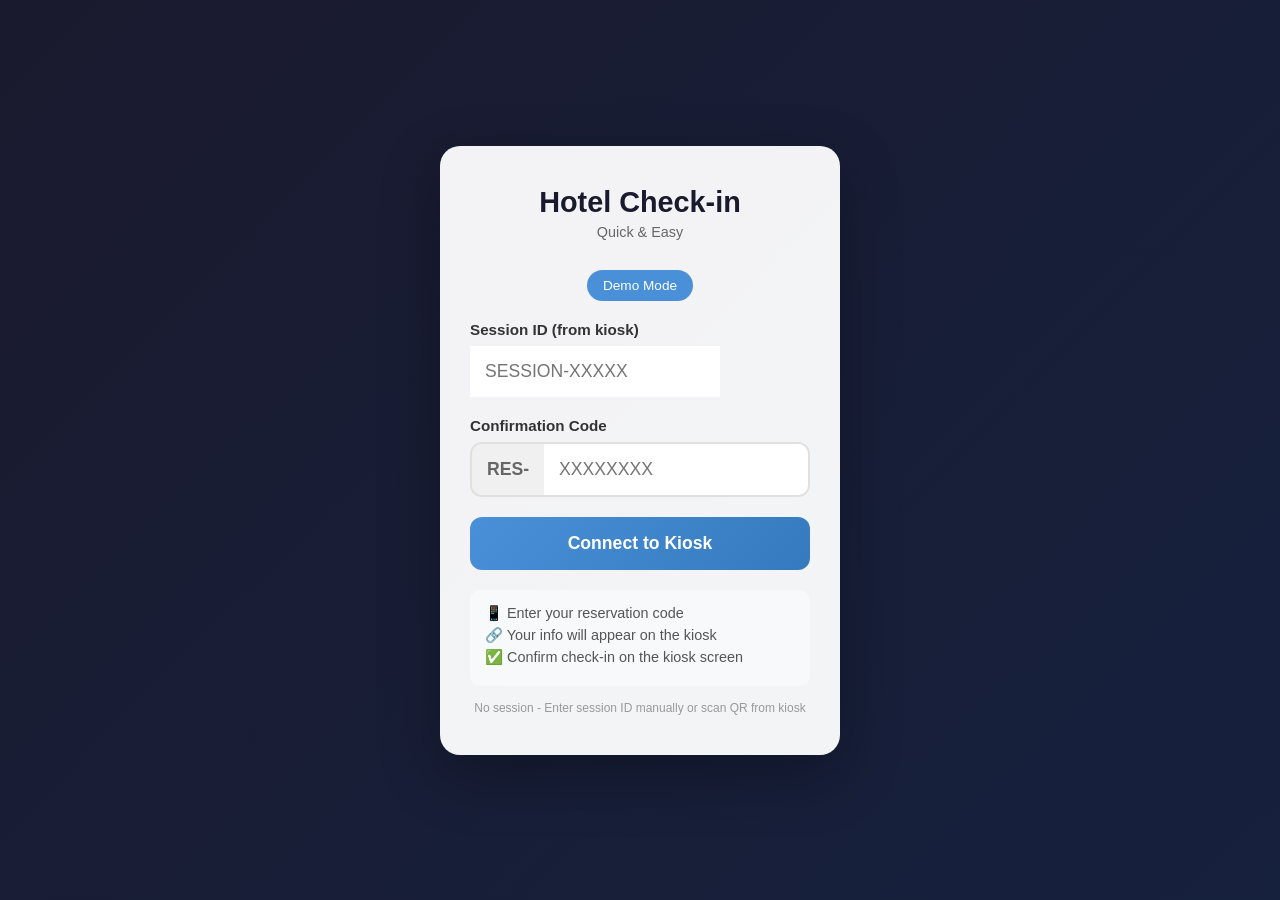
<file: frontend/public/guest-app.html>
<!DOCTYPE html>
<html lang="en">
<head>
    <meta charset="UTF-8">
    <meta name="viewport" content="width=device-width, initial-scale=1.0">
    <title>Hotel Check-in</title>
    <style>
        * {
            margin: 0;
            padding: 0;
            box-sizing: border-box;
        }

        body {
            font-family: -apple-system, BlinkMacSystemFont, 'Segoe UI', Roboto, sans-serif;
            background: linear-gradient(135deg, #1a1a2e 0%, #16213e 100%);
            min-height: 100vh;
            display: flex;
            align-items: center;
            justify-content: center;
            padding: 20px;
        }

        .container {
            background: rgba(255, 255, 255, 0.95);
            border-radius: 20px;
            padding: 40px 30px;
            width: 100%;
            max-width: 400px;
            box-shadow: 0 20px 60px rgba(0, 0, 0, 0.3);
        }

        .logo {
            text-align: center;
            margin-bottom: 30px;
        }

        .logo h1 {
            color: #1a1a2e;
            font-size: 1.8rem;
            margin-bottom: 5px;
        }

        .logo p {
            color: #666;
            font-size: 0.9rem;
        }

        .hotel-badge {
            background: #4a90d9;
            color: white;
            padding: 8px 16px;
            border-radius: 20px;
            font-size: 0.85rem;
            display: inline-block;
            margin-bottom: 20px;
        }

        .form-group {
            margin-bottom: 20px;
        }

        .form-group label {
            display: block;
            color: #333;
            font-weight: 600;
            margin-bottom: 8px;
            font-size: 0.95rem;
        }

        .code-input-wrapper {
            display: flex;
            align-items: center;
            border: 2px solid #e0e0e0;
            border-radius: 12px;
            overflow: hidden;
            transition: border-color 0.3s;
        }

        .code-input-wrapper:focus-within {
            border-color: #4a90d9;
        }

        .code-input-wrapper .code-prefix {
            padding: 15px;
            background: #f0f0f0;
            color: #666;
            font-size: 1.1rem;
            font-weight: 600;
        }

        .form-group input {
            flex: 1;
            padding: 15px;
            border: none;
            font-size: 1.1rem;
            text-transform: uppercase;
            letter-spacing: 2px;
        }

        .form-group input:focus {
            outline: none;
        }

        .form-group input::placeholder {
            text-transform: none;
            letter-spacing: normal;
        }

        .btn {
            width: 100%;
            padding: 16px;
            background: linear-gradient(135deg, #4a90d9 0%, #357abd 100%);
            color: white;
            border: none;
            border-radius: 12px;
            font-size: 1.1rem;
            font-weight: 600;
            cursor: pointer;
            transition: transform 0.2s, box-shadow 0.2s;
        }

        .btn:hover {
            transform: translateY(-2px);
            box-shadow: 0 5px 20px rgba(74, 144, 217, 0.4);
        }

        .btn:disabled {
            background: #ccc;
            cursor: not-allowed;
            transform: none;
            box-shadow: none;
        }

        .status {
            margin-top: 20px;
            padding: 15px;
            border-radius: 10px;
            text-align: center;
            display: none;
        }

        .status.success {
            display: block;
            background: #d4edda;
            color: #155724;
        }

        .status.error {
            display: block;
            background: #f8d7da;
            color: #721c24;
        }

        .status.loading {
            display: block;
            background: #e7f1ff;
            color: #004085;
        }

        .success-icon {
            font-size: 3rem;
            margin-bottom: 10px;
        }

        .hidden {
            display: none !important;
        }

        .success-screen {
            text-align: center;
        }

        .success-screen h2 {
            color: #155724;
            margin-bottom: 10px;
        }

        .success-screen p {
            color: #666;
        }

        .info-box {
            background: #f8f9fa;
            border-radius: 10px;
            padding: 15px;
            margin-top: 20px;
            font-size: 0.9rem;
            color: #555;
        }

        .info-box p {
            margin-bottom: 5px;
        }

        .session-info {
            font-size: 0.75rem;
            color: #999;
            text-align: center;
            margin-top: 15px;
            word-break: break-all;
        }
    </style>
</head>
<body>
    <div class="container">
        <!-- Main Form -->
        <div id="form-screen">
            <div class="logo">
                <h1>Hotel Check-in</h1>
                <p>Quick & Easy</p>
            </div>

            <div style="text-align: center;">
                <span class="hotel-badge" id="hotel-name">Connecting...</span>
            </div>

            <div class="form-group">
                <label>Confirmation Code</label>
                <div class="code-input-wrapper">
                    <span class="code-prefix">RES-</span>
                    <input type="text" id="confirmation-code" placeholder="XXXXXXXX" maxlength="8">
                </div>
            </div>

            <button class="btn" id="link-btn" onclick="linkReservation()">
                Connect to Kiosk
            </button>

            <div id="status" class="status"></div>

            <div class="info-box">
                <p>📱 Enter your reservation code</p>
                <p>🔗 Your info will appear on the kiosk</p>
                <p>✅ Confirm check-in on the kiosk screen</p>
            </div>

            <div class="session-info" id="session-info"></div>
        </div>

        <!-- Success Screen -->
        <div id="success-screen" class="success-screen hidden">
            <div class="success-icon">✅</div>
            <h2>Connected!</h2>
            <p>Your reservation is now on the kiosk.</p>
            <p style="margin-top: 20px; font-weight: 600;">Please complete check-in on the kiosk screen.</p>

            <div class="info-box" id="reservation-info"></div>
        </div>
    </div>

    <script>
        const API_BASE_URL = window.location.hostname === 'localhost'
            ? 'http://localhost:8000/api/v1'
            : '/api/v1';
        let sessionData = null;

        // Obtener parametros de la URL (del QR)
        function getUrlParams() {
            const params = new URLSearchParams(window.location.search);
            return {
                sessionId: params.get('session'),
                hotelId: params.get('hotel'),
                hotelName: params.get('hotelName'),
                kioskId: params.get('kiosk')
            };
        }

        // Intentar parsear datos del QR desde la URL
        function parseQRData() {
            const params = getUrlParams();

            if (params.sessionId) {
                sessionData = {
                    sessionId: params.sessionId,
                    hotelId: params.hotelId,
                    hotelName: params.hotelName || 'Hotel',
                    kioskId: params.kioskId
                };
            } else {
                // Intentar obtener de hash o query string como JSON
                const hash = window.location.hash.substring(1);
                if (hash) {
                    try {
                        sessionData = JSON.parse(decodeURIComponent(hash));
                    } catch (e) {
                        console.log('Could not parse hash data');
                    }
                }
            }

            if (sessionData) {
                document.getElementById('hotel-name').textContent = sessionData.hotelName || 'Hotel';
                document.getElementById('session-info').textContent = `Session: ${sessionData.sessionId}`;
            } else {
                document.getElementById('hotel-name').textContent = 'Demo Mode';
                document.getElementById('session-info').textContent = 'No session - Enter session ID manually or scan QR from kiosk';

                // Agregar campo para session ID manual
                const formGroup = document.createElement('div');
                formGroup.className = 'form-group';
                formGroup.innerHTML = `
                    <label>Session ID (from kiosk)</label>
                    <input type="text" id="manual-session" placeholder="SESSION-XXXXX">
                `;
                document.querySelector('.form-group').before(formGroup);
            }
        }

        async function linkReservation() {
            const codeInput = document.getElementById('confirmation-code').value.trim().toUpperCase();
            const code = `RES-${codeInput}`;
            const manualSessionInput = document.getElementById('manual-session');
            const manualSession = manualSessionInput ? manualSessionInput.value.trim() : null;

            const sessionId = sessionData?.sessionId || manualSession;

            if (!sessionId) {
                showStatus('Please scan the QR from the kiosk or enter Session ID', 'error');
                return;
            }

            if (!codeInput) {
                showStatus('Please enter your confirmation code', 'error');
                return;
            }

            showStatus('Connecting...', 'loading');
            document.getElementById('link-btn').disabled = true;

            try {
                const response = await fetch(`${API_BASE_URL}/kiosk-sessions/${sessionId}/link`, {
                    method: 'POST',
                    headers: {
                        'Content-Type': 'application/json',
                    },
                    body: JSON.stringify({
                        confirmation_code: code
                    })
                });

                const data = await response.json();

                if (!response.ok) {
                    throw new Error(data.detail || 'Error connecting');
                }

                // Exito
                showSuccessScreen(data.session.reservation);

            } catch (error) {
                showStatus(error.message, 'error');
                document.getElementById('link-btn').disabled = false;
            }
        }

        function showStatus(message, type) {
            const status = document.getElementById('status');
            status.textContent = message;
            status.className = `status ${type}`;
        }

        function showSuccessScreen(reservation) {
            document.getElementById('form-screen').classList.add('hidden');
            document.getElementById('success-screen').classList.remove('hidden');

            document.getElementById('reservation-info').innerHTML = `
                <p><strong>Guest:</strong> ${reservation.guest_name}</p>
                <p><strong>Room:</strong> ${reservation.room_number}</p>
                <p><strong>Check-in:</strong> ${reservation.check_in_date}</p>
                <p><strong>Check-out:</strong> ${reservation.check_out_date}</p>
            `;
        }

        // Inicializar
        document.addEventListener('DOMContentLoaded', parseQRData);
    </script>
</body>
</html>
</file>
